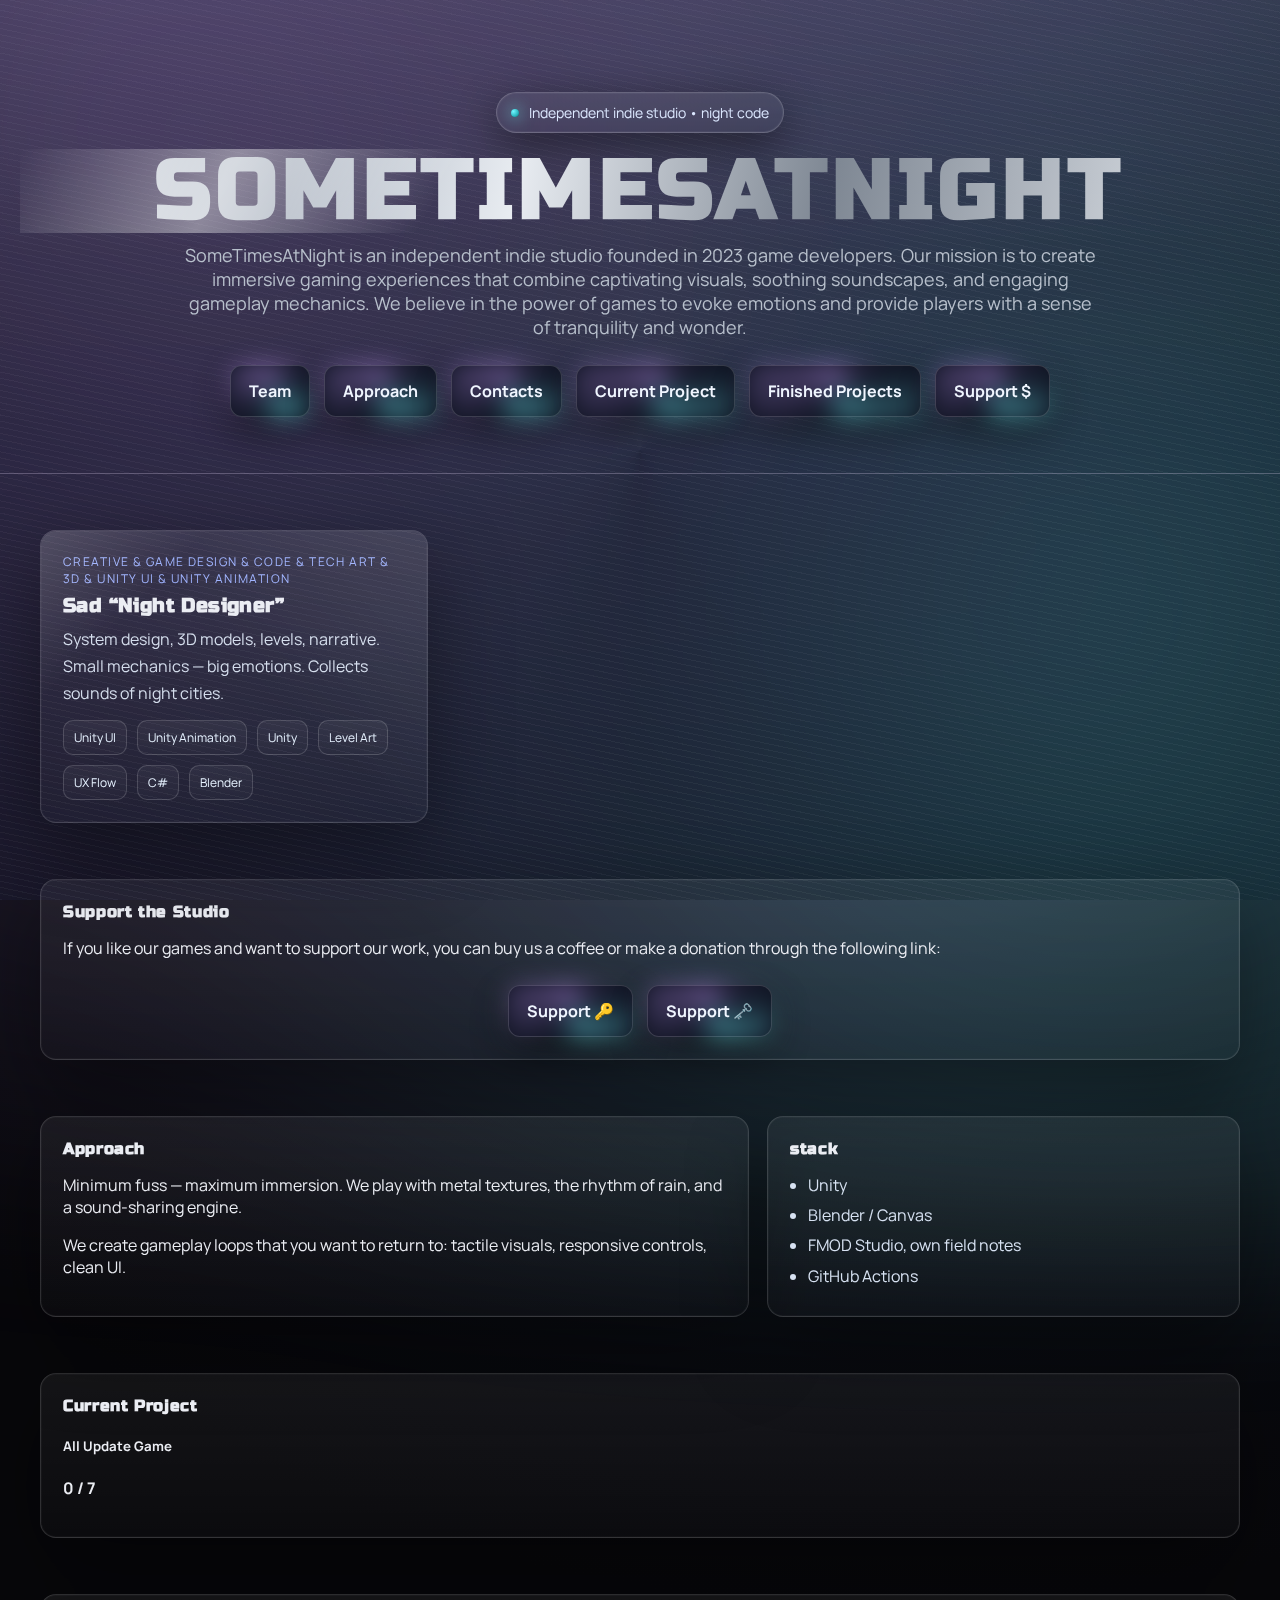
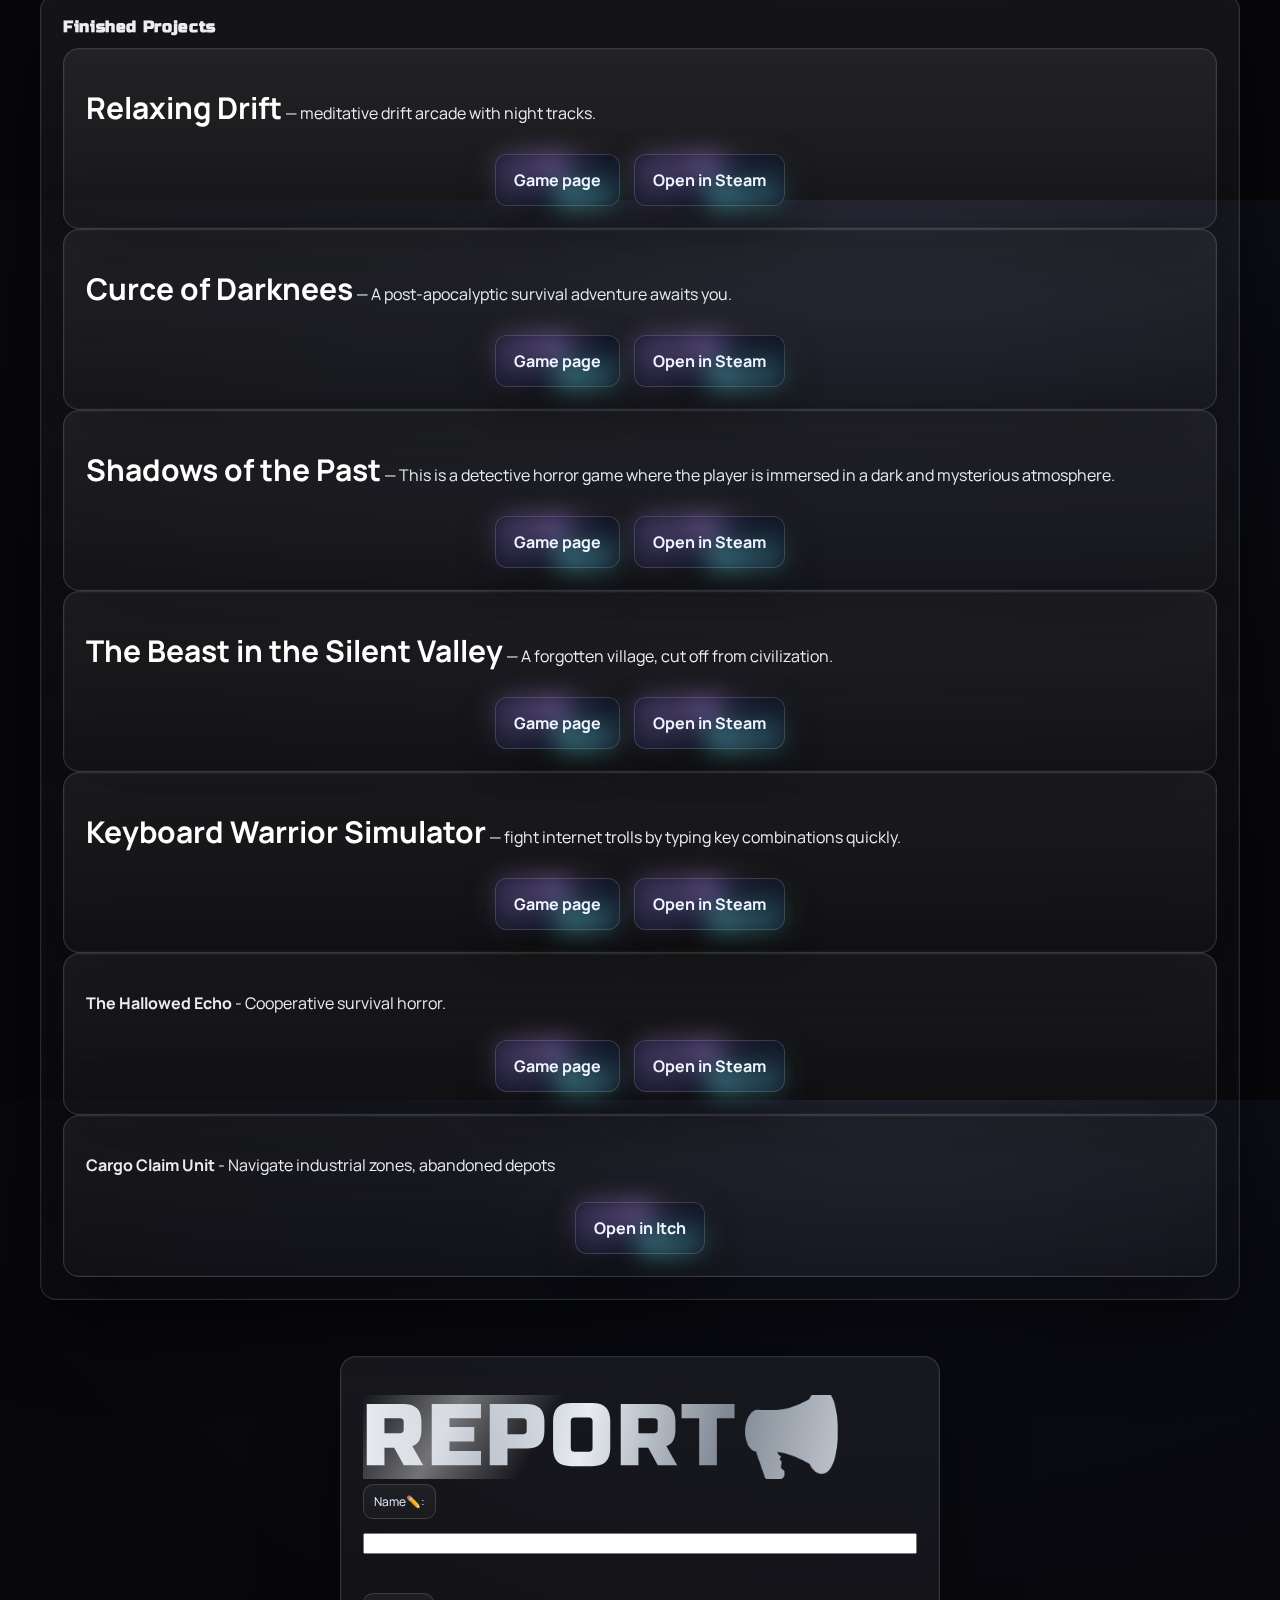
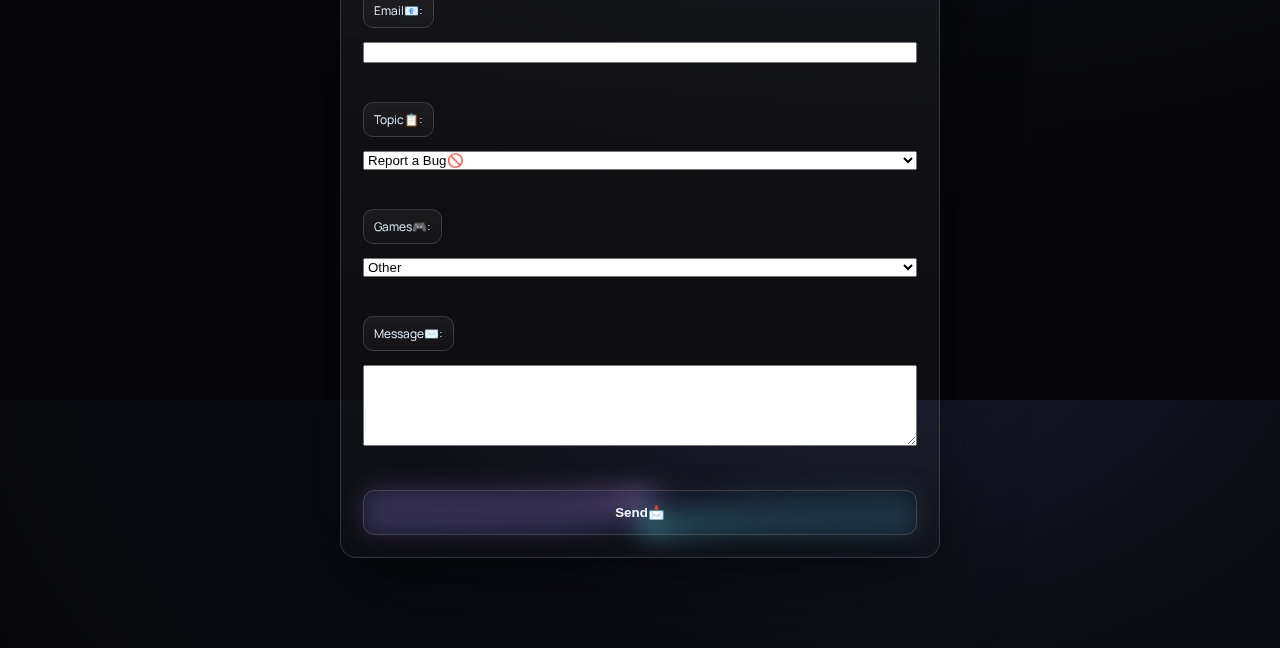
<file: index.html>
<!DOCTYPE html>
<html lang="en">
<head>
<meta charset="utf-8" />
<meta name="viewport" content="width=device-width, initial-scale=1" />
<title>SomeTimesAtNight — інді-студія</title>
<link href="https://fonts.googleapis.com/css2?family=Russo+One&family=Manrope:wght@300;400;600&display=swap" rel="stylesheet">
<style>
  :root{
    --bg:#07070a;
    --bg2:#0a0b12;
    --text:#ebedf3;
    --muted:#b8c0cc;
    --chrome1:#e8ecf1;
    --chrome2:#aeb6c2;
    --chrome3:#7e8793;
    --violet:#c79bff;
    --violet-2:#8a5cff;
    --aqua:#72f7ff;
    --line: rgba(255,255,255,.14);
  }
  *{box-sizing:border-box}
  html,body{height:100%}
  body{
    margin:0; color:var(--text); background: radial-gradient(1100px 800px at 70% -10%, #181a2a 0%, #0a0b12 45%, #07070a 100%),
              radial-gradient(900px 700px at -20% 120%, #161826 0%, transparent 70%);
    font-family: Manrope, system-ui, -apple-system, Segoe UI, Roboto, Arial, sans-serif;
    overflow-x:hidden;
  }

  .liquid{
    position:fixed; inset:0; z-index:-2; opacity:.7; pointer-events:none;
    background:
      repeating-linear-gradient( 12deg, rgba(255,255,255,.06) 0 1px, rgba(255,255,255,0) 1px 6px),
      conic-gradient(from 0deg at 50% 50%, #202330, #141624, #0d0f19, #1a1d2a, #202330);
    filter: contrast(108%) saturate(112%);
  }

  .sweep{
    position:fixed; inset:-40%; z-index:-1; opacity:.25; pointer-events:none;
    background: radial-gradient(circle at 30% 30%, var(--violet), transparent 60%),
                radial-gradient(circle at 70% 60%, var(--aqua), transparent 55%);
    filter: blur(90px);
    animation: drift 18s ease-in-out infinite alternate;
  }
  @keyframes drift{ to{ transform: translate3d(-6%,3%,0) scale(1.04) } }

  header{
    padding:92px 20px 56px; text-align:center; position:relative;
    border-bottom:1px solid var(--line);
    background:
      linear-gradient(180deg, rgba(199,155,255,.10), rgba(199,155,255,0) 55%),
      linear-gradient(180deg, rgba(255,255,255,.05), rgba(255,255,255,0));
  }

  .badge{
    display:inline-flex; align-items:center; gap:10px; padding:10px 14px; border-radius:999px;
    border:1px solid rgba(255,255,255,.18); backdrop-filter: blur(6px);
    background: linear-gradient(180deg, rgba(255,255,255,.06), rgba(255,255,255,.02));
    box-shadow: 0 12px 40px rgba(0,0,0,.45), inset 0 0 0 1px rgba(255,255,255,.04);
    color:#dce8ff; font-size:14px;
  }
  .dot{width:8px; height:8px; border-radius:50%; background: radial-gradient(circle at 30% 30%, var(--aqua), #2bb6c0 60%, #0f5c60); box-shadow:0 0 16px var(--aqua);}

  .logo{
    margin:16px 0 10px; font-family:"Russo One", sans-serif; text-transform:uppercase; letter-spacing:.06em;
    font-size: clamp(34px, 7vw, 84px); line-height:1;
    background: linear-gradient( 100deg, var(--chrome1) 0%, var(--chrome2) 22%, var(--chrome1) 40%, var(--chrome3) 65%, var(--chrome1) 100%);
    -webkit-background-clip:text; background-clip:text; color:transparent;
    position:relative;
  }
  .logo::after{ 
    content:""; position:absolute; inset:0; mix-blend-mode:screen; opacity:.45;
    background: linear-gradient(120deg, transparent 0%, rgba(255,255,255,.9) 8%, transparent 16%) 0 0/220% 100% no-repeat;
    animation: sweep 4.8s linear infinite;
  }
  @keyframes sweep{ to{ background-position: 220% 0 } }

  .strap{max-width:920px; margin:0 auto; color:var(--muted); font-size:clamp(14px,2.2vw,18px)}

  .cta{margin:26px auto 0; display:flex; justify-content:center; gap:14px; flex-wrap:wrap}
  .btn{
    --bd: 1px;
    position:relative; padding:14px 18px; border-radius:12px; text-decoration:none; color:#f0f6ff; font-weight:700;
    background: #101423;
    border: var(--bd) solid rgba(255,255,255,.16);
    box-shadow: 0 14px 36px rgba(0,0,0,.45);
    isolation:isolate;
  }
  .btn::before{ 
    content:""; position:absolute; inset:-2px; border-radius:14px; z-index:-1;
    background: conic-gradient(from 0deg, var(--violet), transparent 20%, var(--aqua), transparent 60%, var(--violet));
    filter: blur(12px); opacity:.55; transition: .2s ease;
  }
  .btn:hover{ transform: translateY(-2px) }
  .btn:hover::before{ opacity:.9 }

  main{padding:56px 20px 90px}
  section{max-width:1200px; margin:0 auto 56px}

  .grid{display:grid; gap:18px; grid-template-columns: repeat(12, 1fr)}
  .card{
    grid-column: span 4; padding:22px; border-radius:16px; position:relative; overflow:hidden;
    background: linear-gradient( 180deg, rgba(255,255,255,.06), rgba(255,255,255,.02));
    border:1px solid var(--line); box-shadow: 0 30px 80px rgba(0,0,0,.4), inset 0 0 0 1px rgba(255,255,255,.03);
  }
  .card::after{ 
    content:""; position:absolute; inset:-1px; pointer-events:none; mix-blend-mode:screen; opacity:.4;
    background: linear-gradient(135deg, rgba(255,255,255,.35), transparent 25%), linear-gradient(-135deg, rgba(255,255,255,.18), transparent 45%);
  }
  .btst{
    font-size: 30px;
    color: #ffffff;
  }
  #contact {
    max-width: 600px;
    margin: 0 auto;
  }
  #contact form {
    display: flex;
    flex-direction: column;
    gap: 0px;
  }
  #contact input,
  #contact select,
  #contact textarea,
  #contact button {
    width: 100%;
  }
  @media (max-width:980px){ .card{grid-column: span 6} }
  @media (max-width:640px){ .card{grid-column: span 12} }

  .role{color:#9fb3ff; text-transform:uppercase; letter-spacing:.12em; font-size:12px; margin-bottom:6px}
  .card h3{margin:0 0 8px; font-family:"Russo One", sans-serif; letter-spacing:.02em; font-size:20px}
  .card p{margin:0; color:#d4ddec; line-height:1.7}
  .chips{display:flex; gap:10px; flex-wrap:wrap; margin-top:12px}
  .chip{padding:8px 10px; border-radius:10px; font-size:12px; color:#e6f2ff; border:1px solid rgba(255,255,255,.16); background: linear-gradient(180deg, rgba(255,255,255,.05), rgba(255,255,255,.02))}

  .split{display:grid; gap:18px; grid-template-columns: 1.2fr .8fr}
  @media (max-width:960px){ .split{grid-template-columns:1fr} }

  .panel{
    padding:22px; border-radius:16px; border:1px solid var(--line);
    background: linear-gradient(180deg, rgba(255,255,255,.06), rgba(255,255,255,.02));
    box-shadow: 0 30px 80px rgba(0,0,0,.4), inset 0 0 0 1px rgba(255,255,255,.03);
  }
  .panel h4{margin:0 0 12px; font-family:"Russo One", sans-serif; letter-spacing:.04em}

  footer{
    padding:34px 20px 90px; text-align:center; color:#aeb8c6; border-top:1px solid var(--line);
    background: linear-gradient(180deg, rgba(255,255,255,.02), rgba(255,255,255,0));
  }
  a.inline{color:#cfe0ff}
</style>
</head>
<body>
  <div class="liquid"></div>
  <div class="sweep"></div>

  <header>
    <div class="badge"><span class="dot"></span> Independent indie studio • night code</div>
    <h1 class="logo">SomeTimesAtNight</h1>
    <p class="strap">SomeTimesAtNight is an independent indie studio founded in 2023 game developers. Our mission is to create immersive gaming experiences that combine captivating visuals, soothing soundscapes, and engaging gameplay mechanics. We believe in the power of games to evoke emotions and provide players with a sense of tranquility and wonder.</p>
    <div class="cta">
      <a class="btn" href="#team">Team</a>
      <a class="btn" href="#stack">Approach</a>
      <a class="btn" href="#contact">Contacts</a>
      <a class="btn" href="#start">Current Project</a>
      <a class="btn" href="#finn">Finished Projects</a>
      <a class="btn" href="#donat">Support $</a>
    </div>
  </header>

  <main>
    <section id="team">
      <div class="grid">
        <article class="card">
          <div class="role">Creative & Game Design & Code & Tech Art & 3D & Unity UI & Unity Animation</div>
          <h3>Sad “Night Designer”</h3>
          <p>System design, 3D models, levels, narrative. Small mechanics — big emotions. Collects sounds of night cities.</p>
          <div class="chips"><spam class="chip">Unity UI</spam><spam class="chip">Unity Animation</spam><span class="chip">Unity</span><span class="chip">Level Art</span><span class="chip">UX Flow</span><span class="chip">C#</span><span class="chip">Blender</span></div>
        </article>
      </div>
    </section>
    <section id="donat" class="panel">
      <h4>Support the Studio</h4>
      <p>If you like our games and want to support our work, you can buy us a coffee or make a donation through the following link:</p>
      <div class="cta">
        <a class="btn" target="_blank" rel="noopener" href="https://www.donationalerts.com/r/sometimesatnight">Support 🔑</a>
        <a class="btn" target="_blank" rel="noopener" href="https://sociabuzz.com/sometimesatnight/tribe">Support 🗝️</a>
      </div>
    </section>
    
    <section id="stack" class="split">
      <div class="panel">
        <h4>Approach</h4>
        <p>Minimum fuss — maximum immersion. We play with metal textures, the rhythm of rain, and a sound-sharing engine.</p>
        <p>We create gameplay loops that you want to return to: tactile visuals, responsive controls, clean UI.</p>
      </div>
      <div class="panel">
        <h4>stack</h4>
        <ul style="margin:0;padding-left:18px;color:#d7e2f2;line-height:1.9">
          <li>Unity </li>
          <li>Blender / Canvas</li>
          <li>FMOD Studio, own field notes</li>
          <li>GitHub Actions</li>
        </ul>
      </div>
    </section>

    <section id="start" class="panel">
      <h4>Current Project</h4>
      <h5>All Update Game</h5>
      <p><strong> 0 / 7 </strong></p>
    </section>
    <section id="finn"class="panel">
      <h4>Finished Projects</h4>
      <div class="panel">
        <p><strong class="btst">Relaxing Drift</strong> — meditative drift arcade with night tracks.</p>
        <div class="cta">
          <a class="btn" href="Relaxing Drift.html">Game page</a>
          <a class="btn" target="_blank" rel="noopener" href="https://store.steampowered.com/app/2980490/">Open in Steam</a>
        </div>
      </div> 
      <div class="panel">
        <p><strong class="btst">Curce of Darknees</strong> — A post-apocalyptic survival adventure awaits you.</p>
        <div class="cta">
          <a class="btn" href="Curce of Darknees.html">Game page</a>
          <a class="btn" target="_blank" rel="noopener" href="https://store.steampowered.com/app/3294220/">Open in Steam</a>
        </div>
      </div>
      <div class="panel">
        <p><strong class="btst">Shadows of the Past</strong> — This is a detective horror game where the player is immersed in a dark and mysterious atmosphere.</p>
        <div class="cta">
          <a class="btn" href="Shadows of the Past.html">Game page</a>
          <a class="btn" target="_blank" rel="noopener" href="https://store.steampowered.com/app/3474400/">Open in Steam</a>
        </div>
      </div>  
      <div class="panel">
        <p><strong class="btst">The Beast in the Silent Valley</strong> — A forgotten village, cut off from civilization.</p>
        <div class="cta">
          <a class="btn" href="The Beast in the Silent Valley.html">Game page</a>
          <a class="btn" target="_blank" rel="noopener" href="https://store.steampowered.com/app/3184570/">Open in Steam</a>
        </div>
      </div> 
      <div class="panel">
        <p><strong class="btst">Keyboard Warrior Simulator</strong> — fight internet trolls by typing key combinations quickly.</p>
        <div class="cta">
          <a class="btn" href="Keyboard Warrior Simulator.html">Game page</a>
          <a class="btn" target="_blank" rel="noopener" href="https://store.steampowered.com/app/3480540/">Open in Steam</a>
        </div>
      </div> 
      <div class="panel">
        <p><strong>The Hallowed Echo</strong> - Cooperative survival horror.</p>
        <div class="cta">
          <a class="btn" href="The Hallowed Echo.html">Game page</a>
          <a class="btn" target="_blank" rel="noopener" href="https://store.steampowered.com/app/4153330/">Open in Steam</a>
        </div>
      </div>
      <div class="panel">
        <p><strong>Cargo Claim Unit</strong> - Navigate industrial zones, abandoned depots</p>
        <div class="cta">
          <a class="btn" target="_blank" rel="noopener" href="https://sometimesatnight.itch.io/cargo-claim-unit">Open in Itch</a>
        </div>
      </div>
    </section>
    </div>
    <div id="contact" class="panel">
      <h1 class="logo">Report📢</h1>
    <form action="https://formspree.io/f/mdkgavyr" method="POST">
      <label for="name"><spam class="chip">Name✏️:</spam></label><br>
      <input type="text" id="name" name="name" required><br><br>

      <label for="email"><spam class="chip">Email📧:</spam></label><br>
      <input type="email" id="email" name="email" required><br><br>

      <label for="topic"><spam class="chip">Topic📋:</spam></label><br>
      <select id="topic" name="topic" required>
        <option value="Report a Bug🚫">Report a Bug🚫</option>
        <option value="Game Feedback🧾">Game Feedback🧾</option>
        <option value="Technical Support📲">Technical Support📲</option>
        <option value="Partnership Inquiry💼">Partnership Inquiry💼</option>
        <option value="other">Other</option>
      </select><br><br>

      <label for="Games"><spam class="chip">Games🎮:</spam></label><br>
      <select id="Games" name="Games" required>
        <option value="other">Other</option>
        <option value="Relaxing Drift🚗">Relaxing Drift🚗</option>
        <option value="Curse of Darkness🌳">Curse of Darkness🌳</option>
        <option value="Shadows of the Past🔦">Shadows of the Past🔦</option>
        <option value="The Beast in the Silent Valley🧿">The Beast in the Silent Valley🧿</option>
        <option value="Keyboard Warrior Simulator⌨️">Keyboard Warrior Simulator⌨️</option>
        <option value="The Hallowed Echo🗺️">The Hallowed Echo🗺️</option>
        <option value="Cargo Claim Unit📦">Cargo Claim Unit📦</option>
      </select><br><br>

      <label for="Message✉️"><spam class="chip">Message✉️:</spam></label><br>
      <textarea id="message" name="message" rows="5" required></textarea><br><br>

      <button type="submit" class="btn">Send📩</button>
    </form>
    </div>
  </main>

  
  <script async src="https://www.googletagmanager.com/gtag/js?id=AW-17094130123"></script>
  <script>
    window.dataLayer = window.dataLayer || [];
    function gtag(){dataLayer.push(arguments);}
    gtag('js', new Date());

    gtag('config', 'AW-17094130123');
  </script>
</body>
</html>
</file>
